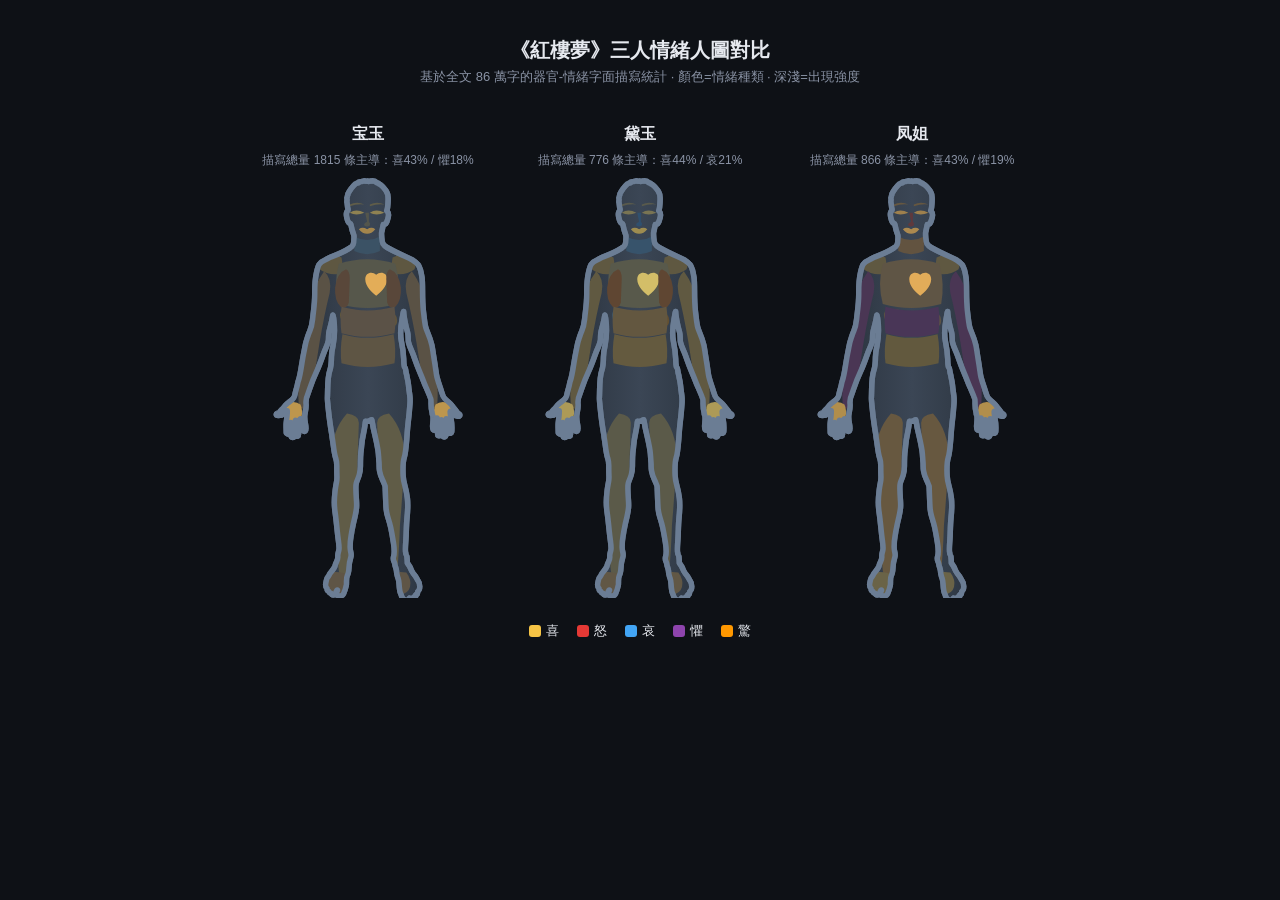
<file: demo_baoyu_daiyu_fengjie.html>
<!DOCTYPE html>
<html lang="zh-Hant">
<head>
<meta charset="UTF-8">
<title>紅樓夢三人情緒人圖對比 — BodyWords</title>
<style>
  body { background:#0e1116; color:#e6e9ef; font-family:"Noto Sans TC","Microsoft JhengHei",sans-serif; margin:0; padding:24px; }
  h1 { font-size:20px; text-align:center; margin-bottom:4px; }
  .sub { text-align:center; color:#8a93a5; font-size:13px; margin-bottom:24px; }
  .row { display:flex; gap:32px; justify-content:center; align-items:flex-start; flex-wrap:wrap; }
  .card { text-align:center; }
  .card h2 { font-size:16px; margin-bottom:6px; }
  .card .stat { font-size:12px; color:#8a93a5; margin-bottom:8px; line-height:1.6; }
  .card svg { height:420px; }
  .legend { display:flex; gap:18px; justify-content:center; margin-top:20px; font-size:13px; }
  .legend span::before { content:""; display:inline-block; width:12px; height:12px; border-radius:3px; margin-right:5px; vertical-align:middle; }
  .l-joy::before { background:#f6c445; } .l-anger::before { background:#e53935; }
  .l-sadness::before { background:#42a5f5; } .l-fear::before { background:#8e44ad; }
  .l-surprise::before { background:#ff9800; }
</style>
</head>
<body>
<h1>《紅樓夢》三人情緒人圖對比</h1>
<div class="sub">基於全文 86 萬字的器官-情緒字面描寫統計 · 顏色=情緒種類 · 深淺=出現強度</div>
<div class="row" id="row"></div>
<div class="legend">
  <span class="l-joy">喜</span><span class="l-anger">怒</span><span class="l-sadness">哀</span>
  <span class="l-fear">懼</span><span class="l-surprise">驚</span>
</div>
<script>
const BODY_PATH = 'M 634.49994,1566.4014 C 630.33034,1564.5314 624.14854,1558.7919 621.07134,1553.9336 C 619.85204,1552.0086 618.04694,1547.5086 617.05994,1543.9336 C 616.07304,1540.3586 614.03854,1534.9586 612.53894,1531.9336 C 609.02904,1524.8532 605.87794,1505.385 604.52694,1482.4336 C 603.62084,1467.0395 603.19034,1464.4417 599.96954,1454.9336 C 598.01334,1449.1586 595.78554,1441.7336 595.01894,1438.4336 C 594.25234,1435.1336 593.18714,1430.6336 592.65184,1428.4336 C 592.11654,1426.2336 591.36174,1420.1586 590.97434,1414.9336 C 590.43904,1407.7131 589.41804,1403.1541 586.71914,1395.9336 C 584.76614,1390.7086 582.85084,1383.5086 582.46284,1379.9336 C 582.02294,1375.8798 580.42374,1370.473 578.21334,1365.5668 C 573.19504,1354.4278 572.73924,1348.5709 576.06274,1337.9336 C 580.82094,1322.7045 580.48084,1300.447 574.95504,1265.4336 C 572.16544,1247.7582 564.31594,1204.1846 561.35414,1189.9336 C 557.19044,1169.8997 555.94274,1165.343 545.56554,1132.2753 C 536.73714,1104.143 536.17614,1098.2481 532.63844,996.43353 L 531.76984,971.43353 L 526.52574,957.94183 C 523.64144,950.52133 519.69244,941.29633 517.75004,937.44183 C 512.21564,926.45923 504.85884,904.36814 502.57874,891.88544 C 501.12294,883.91526 500.49464,876.29806 500.48214,866.46896 C 500.47244,858.74946 500.03374,848.38356 499.50734,843.43356 C 498.98094,838.48356 498.06304,826.55856 497.46744,816.93356 C 496.87184,807.30856 495.52314,793.35856 494.47034,785.93356 C 492.03054,768.72666 481.04194,715.52246 473.50694,684.43356 C 469.93194,669.68306 466.80824,653.75726 465.40184,643.11046 C 464.14334,633.58276 462.63804,625.15816 462.05674,624.38906 C 461.18794,623.23946 459.79054,623.77296 454.20194,627.38766 C 448.72354,630.93116 446.20014,631.91176 441.20194,632.43976 C 437.52914,632.82766 433.86394,632.65866 432.21424,632.02536 C 430.10514,631.21566 429.34004,631.25676 429.06394,632.19476 C 428.86344,632.87606 427.50584,642.43356 426.04724,653.43356 C 424.58854,664.43356 421.85744,680.40856 419.97804,688.93356 C 415.26374,710.31766 409.72514,745.28196 408.53334,761.18216 C 407.98704,768.47046 406.87834,778.93356 406.06954,784.43356 C 404.54354,794.81116 402.46084,842.03216 402.45294,866.43356 C 402.44594,888.00316 401.14764,897.50524 396.09964,912.93354 C 393.67024,920.35853 389.79184,930.93353 387.48104,936.43353 C 385.17024,941.93353 381.97924,951.05073 380.38984,956.69403 C 376.30214,971.20733 376.33984,974.09353 381.52274,1043.5026 C 382.10064,1051.2406 382.57194,1064.2906 382.57024,1072.5026 C 382.56594,1093.393 380.87254,1103.2527 368.49884,1154.4336 C 366.37124,1163.2336 363.88414,1174.4836 362.97184,1179.4336 C 362.05954,1184.3836 360.41304,1192.7086 359.31304,1197.9336 C 358.21304,1203.1586 356.93554,1210.1336 356.47424,1213.4336 C 356.01294,1216.7336 354.72534,1224.3836 353.61304,1230.4336 C 350.87434,1245.3302 348.49994,1272.184 348.49994,1288.2622 C 348.49994,1299.0768 348.95584,1303.2765 351.00774,1311.3655 C 354.73284,1326.0503 355.07464,1332.9785 352.49124,1341.4336 C 344.81504,1366.556 343.46194,1374.0804 342.51074,1396.9336 C 341.79944,1414.0217 341.36364,1417.4849 338.98714,1424.9336 C 337.49554,1429.6086 335.25164,1435.4586 334.00074,1437.9336 C 330.76834,1444.3288 329.30344,1455.2268 329.45694,1471.7382 C 329.53004,1479.6057 329.14884,1487.4807 328.60974,1489.2382 C 328.07064,1490.9957 326.44854,1497.1166 325.00514,1502.8403 C 323.56164,1508.5641 321.46224,1515.0474 320.33964,1517.2478 C 319.21704,1519.4482 317.63854,1523.5402 316.83174,1526.3411 C 316.02494,1529.142 313.76644,1533.7946 311.81284,1536.6804 C 308.79144,1541.1434 307.50474,1542.1517 303.19894,1543.4304 C 292.66044,1546.56 284.02284,1544.7136 279.92184,1538.4547 C 277.61314,1534.9312 278.39334,1524.014 281.37044,1518.1836 C 283.08064,1514.8345 283.23654,1513.9336 282.10634,1513.9336 C 280.39844,1513.9336 274.15574,1524.7682 272.59934,1530.4336 C 271.99494,1532.6336 271.16284,1534.9333 270.75024,1535.5441 C 269.47414,1537.4328 263.74694,1539.9336 260.69754,1539.9336 C 256.56204,1539.9336 251.18364,1536.0105 250.04314,1532.1621 C 249.28664,1529.6095 248.54824,1528.9336 246.51564,1528.9336 C 243.00794,1528.9336 239.56044,1526.3227 237.93664,1522.4364 C 236.98744,1520.1646 235.73454,1519.0305 233.73144,1518.6299 C 230.35874,1517.9554 228.49994,1514.537 228.49994,1509.009 C 228.49994,1506.6557 227.85914,1504.6492 226.83824,1503.806 C 223.86034,1501.3465 220.49994,1492.2255 220.49994,1486.6021 C 220.49994,1480.2541 226.01004,1455.4458 228.20004,1451.9336 C 229.05734,1450.5586 230.79804,1448.3086 232.06804,1446.9336 C 233.33814,1445.5586 236.18764,1440.8336 238.40034,1436.4336 C 240.61304,1432.0336 245.57924,1424.6086 249.43644,1419.9336 C 256.92304,1410.8596 258.87674,1408.1392 265.23634,1397.9336 C 268.00414,1393.492 269.61704,1389.479 270.32964,1385.2614 C 271.02874,1381.1242 273.51234,1374.86 277.86254,1366.2614 C 284.91394,1352.3238 285.55814,1349.2936 284.09734,1336.9336 C 283.31644,1330.3255 283.68994,1328.3085 290.01774,1304.9657 C 292.25764,1296.7028 291.86404,1289.0996 287.55704,1257.4336 C 285.38774,1241.4836 282.66264,1218.7586 281.50134,1206.9336 C 280.34014,1195.1086 278.52904,1177.7836 277.47684,1168.4336 C 276.42464,1159.0836 275.07734,1146.7086 274.48294,1140.9336 C 273.88854,1135.1586 271.78394,1118.9586 269.80614,1104.9336 C 266.55554,1081.8826 266.20004,1077.1766 266.10504,1055.9336 C 266.00324,1033.1656 266.24194,1029.781 270.58454,992.43353 C 271.93364,980.83123 273.83114,969.29223 277.65594,949.43353 C 280.66324,933.81903 280.71654,933.03593 279.86874,916.93353 C 279.39094,907.85854 278.99994,887.15856 278.99994,870.93356 C 278.99994,838.65506 279.53654,842.65346 272.35734,821.43356 C 268.82374,810.98906 264.65364,787.78306 260.45044,755.17236 C 259.33474,746.51606 257.31444,732.84736 255.96094,724.79756 C 254.60734,716.74776 253.49994,708.63386 253.49994,706.76666 C 253.49994,704.89956 252.39894,697.53576 251.05334,690.40276 C 249.70764,683.26966 247.68054,670.68356 246.54854,662.43356 C 245.41664,654.18356 243.81234,642.93356 242.98354,637.43356 C 236.86754,596.84726 228.38144,512.53236 229.93294,507.76676 C 230.17164,507.03346 230.61404,491.58356 230.91614,473.43356 C 231.87244,415.96976 235.07684,386.43606 242.58854,365.85336 C 248.75114,348.96747 250.71004,332.80714 251.00344,296.43356 C 251.19934,272.1349 251.33514,271.1524 259.64194,233.93356 C 265.59414,207.26439 266.89144,193.60813 266.95654,156.93356 C 267.00184,131.35067 265.76734,113.98839 262.40564,92.933558 C 259.20094,72.861418 258.64474,72.578018 256.07994,89.710398 C 254.55084,99.924408 245.65624,136.72958 238.86764,160.93356 C 236.46974,169.483 236.18394,172.28466 236.01074,188.93356 C 235.90494,199.10856 235.31454,209.45856 234.69864,211.93356 C 233.10684,218.33086 223.71044,245.6677 221.46514,250.43356 C 218.20284,257.35825 211.82014,273.09967 208.69274,281.93356 C 194.80264,321.16834 181.76481,354.08779 171.26581,376.43356 C 157.4187,405.90536 150.85375,422.35936 137.55129,460.93356 C 129.04123,485.61086 122.87293,503.07036 121.47646,506.43356 C 121.01972,507.53356 120.41163,510.45856 120.12516,512.93356 C 119.83868,515.40856 119.08304,520.80856 118.44596,524.93356 C 117.75867,529.38356 117.57175,535.48356 117.9863,539.93356 C 119.63803,557.66416 119.90571,554.90906 112.98269,591.43356 C 108.79174,613.54416 108.68942,611.30526 115.54188,647.43356 C 116.58507,652.93356 117.56489,662.53286 117.71927,668.76526 C 117.99973,680.08806 117.99773,680.09896 115.19419,682.51526 C 113.63377,683.86016 111.11383,684.93356 109.51677,684.93356 C 104.6033,684.93356 103.01645,681.57806 100.58916,666.05586 C 99.389161,658.38196 97.534121,649.04986 96.466861,645.31786 C 95.399601,641.58586 93.802221,634.59186 92.917131,629.77566 C 90.970851,619.18516 89.309951,617.17996 85.961871,621.37886 C 84.696011,622.96636 83.416671,625.65316 83.118911,627.34946 C 82.821151,629.04566 82.297231,643.03356 81.954641,658.43356 C 81.085361,697.50916 80.420841,704.46726 77.255971,707.63206 C 74.287261,710.60076 68.769651,710.99556 64.977041,708.51046 C 62.115421,706.63546 61.993551,705.00226 63.553561,689.43356 C 64.352751,681.45776 64.213661,676.43236 62.866441,664.60716 C 61.470451,652.35396 61.379991,648.44906 62.345231,642.10716 C 63.723421,633.05216 63.841011,626.93356 62.636861,626.93356 C 62.162161,626.93356 61.509831,629.74606 61.187231,633.18356 C 60.864631,636.62106 60.113411,643.70856 59.517851,648.93356 C 58.922301,654.15856 58.256561,670.27636 58.038431,684.75076 C 57.714341,706.25746 57.360881,711.49686 56.104781,713.41386 C 53.256541,717.76086 44.616821,717.88346 40.754131,713.63166 C 38.973751,711.67196 38.663941,709.31846 37.897811,691.93356 C 36.821581,667.51196 36.777171,651.12406 37.766851,643.61406 C 38.277631,639.73816 38.194141,638.00456 37.516851,638.42316 C 36.957551,638.76876 36.499951,640.34846 36.499951,641.93356 C 36.499951,643.51866 36.049951,645.09366 35.499951,645.43356 C 34.882371,645.81526 34.499951,654.45466 34.499951,668.02466 C 34.499951,691.37286 33.808161,695.62786 29.650351,697.85306 C 26.009261,699.80176 21.730281,699.11116 18.265731,696.01576 L 14.999951,693.09796 L 14.383661,670.76576 C 14.044711,658.48306 14.166611,645.05856 14.654561,640.93356 C 15.142501,636.80856 16.498161,625.33356 17.667131,615.43356 C 19.930541,596.26466 21.112671,576.93356 20.021461,576.93356 C 19.337301,576.93356 9.2797514,585.56746 2.1655014,592.26206 C -4.9863286,598.99196 -13.588129,601.95666 -25.798829,601.90026 C -34.014529,601.86236 -37.500029,599.95796 -37.500029,595.50706 C -37.500029,593.44656 -36.715229,592.56686 -33.750029,591.30336 C -23.668829,587.00796 -21.500029,585.88086 -21.500029,584.93706 C -21.500029,584.37476 -16.694529,579.08576 -10.821029,573.18376 C -4.9475286,567.28176 1.8352614,559.74846 4.2519514,556.44316 C 12.012571,545.82896 12.776941,544.93356 14.076941,544.93356 C 14.779761,544.93356 16.303691,543.72726 17.463451,542.25286 C 18.623221,540.77846 21.529011,538.19096 23.920761,536.50286 C 34.738901,528.86736 50.443301,514.70696 53.100761,510.19166 C 57.705701,502.36736 59.498901,498.18756 59.518701,495.23186 C 59.535751,492.68656 60.987701,486.72376 66.531101,466.43356 C 67.582941,462.58356 69.357401,456.08456 70.474341,451.99136 C 71.591271,447.89806 73.187671,440.61526 74.021871,435.80716 C 74.856081,430.99916 77.071271,422.83136 78.944511,417.65636 C 84.385181,402.62626 87.228051,388.79566 95.023071,339.43356 C 100.40769,305.33545 103.2983,288.70645 105.97432,276.43356 C 107.29349,270.38356 109.78852,257.33356 111.51884,247.43356 C 114.47171,230.53877 120.11192,208.44075 124.6635,195.93356 C 125.76435,192.90856 128.38133,185.48356 130.47902,179.43356 C 132.57671,173.38356 135.63999,165.50856 137.2863,161.93356 C 145.88964,143.25129 149.31851,129.126 152.45799,99.433558 C 153.62105,88.433558 155.67872,70.433558 157.03058,59.433558 C 163.86739,3.8029426 164.00271,1.8747325 163.7325,-36.066438 C 163.34076,-91.073267 165.04788,-111.08381 173.11676,-146.06643 C 177.76343,-166.21208 182.72695,-181.44638 186.47348,-187.06163 C 193.63654,-197.79746 203.39644,-205.27779 217.58314,-210.90523 C 225.29324,-213.96359 228.69154,-215.69434 238.49994,-221.55827 C 241.52494,-223.36676 248.42214,-226.49126 253.82694,-228.50162 C 277.05234,-237.14042 331.91394,-263.50255 345.99994,-272.79267 C 355.65254,-279.15883 361.85024,-285.26711 364.08594,-290.6179 C 366.25514,-295.80965 368.50464,-311.80214 369.01494,-325.66105 C 369.46244,-337.81191 369.37464,-338.52292 366.63584,-344.92204 C 360.58784,-359.05328 357.29684,-370.68282 354.04954,-389.39798 C 352.38484,-398.99266 351.99464,-400.06644 350.17304,-400.06644 C 349.50824,-400.06644 347.23074,-401.24435 345.11214,-402.68401 C 339.99124,-406.16372 334.59034,-417.79239 331.10834,-432.83518 C 328.11954,-445.74753 327.90314,-450.67769 329.97624,-458.63657 C 331.53694,-464.62879 332.57434,-466.39552 336.31674,-469.435 C 338.31724,-471.0598 338.54024,-471.87967 337.95054,-475.44154 C 337.57504,-477.71023 336.87164,-480.32125 336.38754,-481.24381 C 335.90344,-482.16636 335.01824,-488.69136 334.42044,-495.74381 C 333.82264,-502.79625 332.85544,-509.5594 332.27104,-510.77301 C 331.51784,-512.33716 331.53324,-515.83085 332.32404,-522.77301 C 333.03734,-529.03531 333.08984,-532.68663 332.46974,-532.89977 C 331.22624,-533.32718 331.20574,-536.76659 332.44214,-537.53073 C 332.96044,-537.85101 333.65844,-540.24007 333.99344,-542.83975 C 334.32834,-545.43943 335.02934,-548.34783 335.55124,-549.30287 C 336.07304,-550.25791 336.49994,-552.23314 336.49994,-553.69227 C 336.49994,-555.15141 337.92674,-558.64501 339.67064,-561.45584 C 341.41444,-564.26667 344.29034,-569.1102 346.06134,-572.21924 C 349.01204,-577.39906 357.68294,-588.6167 366.41064,-598.54527 C 370.66794,-603.38833 379.18084,-609.92578 382.24994,-610.70905 C 383.48744,-611.02486 384.49994,-611.7042 384.49994,-612.21869 C 384.49994,-612.73317 385.06244,-613.04948 385.74994,-612.9216 C 386.43744,-612.79372 388.41374,-613.02406 390.14174,-613.43346 C 392.56164,-614.00677 393.17134,-614.60721 392.79494,-616.04634 C 392.38434,-617.61672 393.07704,-618.03043 397.13654,-618.63919 C 399.79314,-619.03758 403.45654,-619.986 405.27734,-620.7468 C 407.09824,-621.50759 409.03794,-621.85201 409.58774,-621.51216 C 410.13764,-621.17232 411.21664,-621.41635 411.98554,-622.05446 C 412.75444,-622.69257 415.54714,-623.28233 418.19174,-623.36504 C 420.83624,-623.44775 423.32054,-623.97604 423.71234,-624.53902 C 424.18154,-625.21323 426.10464,-624.96594 429.34654,-623.81453 C 435.13274,-621.75946 438.17494,-621.59135 438.74294,-623.29528 C 439.04734,-624.2086 439.78994,-624.10645 441.63514,-622.89742 C 443.98104,-621.36034 447.80994,-621.33763 451.49994,-622.83893 C 452.32494,-623.17458 454.34994,-623.55952 455.99994,-623.69435 C 457.64994,-623.82918 460.52634,-624.25351 462.39204,-624.63731 C 464.72174,-625.11659 465.57454,-624.99617 465.11514,-624.25282 C 464.66334,-623.52186 466.36844,-623.17969 470.36734,-623.19882 C 476.71404,-623.22918 480.55704,-621.71736 484.22244,-617.74834 C 485.44474,-616.42473 488.47824,-614.77247 490.96354,-614.07664 C 493.44874,-613.38081 496.49864,-611.80326 497.74104,-610.57096 C 498.98344,-609.33867 502.24994,-607.17858 504.99994,-605.77077 C 513.30194,-601.5207 520.97514,-593.3805 535.82784,-573.06644 C 537.63744,-570.59144 539.69394,-566.99144 540.39784,-565.06644 C 541.10164,-563.14144 542.33544,-560.33326 543.13964,-558.82604 C 545.14774,-555.06219 546.72994,-546.20691 547.20604,-536.06644 C 547.68504,-525.86532 547.71574,-527.17432 546.56064,-508.56644 C 545.38544,-489.63586 543.99474,-479.22809 541.82384,-473.11572 L 540.11704,-468.31017 L 542.78244,-465.14253 C 545.65264,-461.73153 549.49994,-450.71162 549.49994,-445.90157 C 549.49994,-440.81057 544.62354,-420.93495 541.24004,-412.23546 C 539.20684,-407.00752 536.72734,-402.63099 534.58324,-400.48546 C 531.15684,-397.05663 530.52254,-396.8017 525.03834,-396.64893 L 522.07674,-396.56644 L 519.22894,-382.56644 C 515.03804,-361.96343 514.79184,-360.84152 513.74364,-357.56644 C 512.79894,-354.61441 512.90694,-341.0701 513.99724,-325.7829 C 514.83454,-314.04283 518.06404,-299.486 520.90794,-294.63323 C 524.47884,-288.54003 532.80984,-281.28556 542.06074,-276.2138 C 580.80044,-254.975 617.53994,-236.92654 639.99994,-228.10062 C 657.82604,-221.09565 660.92624,-219.54072 673.49994,-211.29805 C 687.96474,-201.81569 699.34604,-192.40631 703.97014,-186.10711 C 712.80774,-174.06787 719.23854,-152.83076 724.57364,-118.06643 C 726.63814,-104.61405 726.81644,-99.66496 727.04114,-49.566438 C 727.27284,2.0979125 728.24954,25.168268 731.43334,54.180488 C 737.10584,105.87224 740.15284,127.49102 743.66064,140.93356 C 746.12884,150.39208 746.55714,151.55803 753.58034,167.93356 C 759.77194,182.37002 772.09364,218.93523 775.48404,232.93356 C 776.61624,237.60856 778.90404,250.65856 780.56784,261.93356 C 782.23174,273.20856 785.35464,293.23356 787.50764,306.43356 C 791.43194,330.49231 794.59404,351.47966 796.54774,366.43356 C 798.58374,382.01696 800.69164,394.29076 802.62434,401.81466 C 804.84824,410.47266 814.97594,442.46826 820.22964,457.43356 C 822.16044,462.93356 825.21844,472.60856 827.02524,478.93356 C 832.89824,499.49276 835.18174,504.52016 841.91944,511.72406 C 845.26374,515.29986 854.68314,524.06716 862.85154,531.20696 C 872.00954,539.21176 878.71844,545.91596 880.35154,548.69466 C 883.52534,554.09496 890.12304,562.56146 896.56994,569.50696 C 899.15994,572.29726 902.23154,576.44726 903.39564,578.72916 C 906.46204,584.73986 910.72494,589.21966 916.99234,593.01816 C 921.86334,595.97036 922.49994,596.73356 922.49994,599.62176 C 922.49994,604.59116 919.14484,606.33946 910.88094,605.67606 C 900.71724,604.86026 892.04874,600.05736 880.74994,588.98186 L 871.49994,579.91456 L 871.49994,586.05876 C 871.49994,592.53016 871.92604,595.59716 876.06704,618.93356 C 880.27804,642.66456 880.45894,644.58166 880.47984,665.71566 C 880.50314,689.16556 879.84904,692.05406 873.95894,694.51516 C 870.65744,695.89456 870.02934,695.86996 866.67294,694.22916 C 861.75654,691.82566 860.87334,688.74576 859.52294,669.29416 C 857.84884,645.18246 857.20804,640.95226 853.88284,632.06446 C 852.57224,628.56156 851.49994,624.17406 851.49994,622.31446 C 851.49994,620.45496 851.04994,618.93356 850.49994,618.93356 C 849.01184,618.93356 849.28934,625.33216 851.07674,632.22986 C 853.07864,639.95536 853.40474,659.28916 851.74994,672.14416 C 851.06244,677.48496 850.49994,687.65676 850.49994,694.74816 C 850.49994,706.95886 850.37334,707.77816 848.10854,710.22186 C 844.98254,713.59496 839.08954,714.74516 835.59844,712.66366 C 830.78934,709.79616 830.50504,708.10826 830.84384,684.43356 C 831.15174,662.92676 830.67614,652.60986 828.54094,634.47676 C 826.80514,619.73446 825.35734,621.54546 826.11924,637.50616 C 826.56624,646.87086 826.41814,652.67556 825.67324,654.98116 C 823.97714,660.23086 822.53304,674.87416 822.18804,690.32126 C 821.89074,703.63826 821.77824,704.28986 819.45064,706.17456 C 816.22924,708.78316 808.85554,707.97586 806.16364,704.71986 C 804.42524,702.61716 804.35764,700.23636 804.89544,660.04676 C 805.44784,618.76936 805.24664,614.93356 802.52854,614.93356 C 802.12904,614.93356 801.72944,618.82406 801.64074,623.57906 C 801.55194,628.33406 800.74084,634.97156 799.83834,638.32906 C 798.93584,641.68656 798.10934,646.68356 798.00174,649.43356 C 797.67384,657.81076 796.35874,670.22526 795.38974,674.09046 C 793.84084,680.26916 786.26694,681.18096 782.16204,675.68276 C 779.43234,672.02666 778.86534,660.21356 780.63804,643.93356 C 782.38204,627.91696 782.38544,607.98116 780.64534,601.18586 C 779.90624,598.29956 779.00874,596.11906 778.65074,596.34006 C 778.29284,596.56116 777.90514,594.53636 777.78924,591.84046 C 777.67334,589.14456 777.12004,585.23636 776.55974,583.15546 C 773.05214,570.12936 771.57064,555.74456 771.78314,536.77836 C 771.98904,518.41126 771.88624,517.22076 769.74994,513.22336 C 768.51244,510.90776 767.49994,508.33496 767.49994,507.50596 C 767.49994,506.03826 760.41764,489.17176 745.15954,454.30226 C 741.03654,444.88006 735.19704,430.70506 732.18284,422.80226 C 729.16864,414.89946 721.66654,396.50856 715.51164,381.93356 C 701.54074,348.85006 698.90164,342.00969 686.96074,307.93356 C 677.37904,280.5901 674.56394,273.35906 668.66304,260.93356 C 665.21664,253.67665 655.53064,227.15461 653.50694,219.43356 C 652.70324,216.36716 652.11334,207.27925 651.98154,195.93356 C 651.78914,179.36576 651.48984,176.44135 649.11554,167.93356 C 643.55034,147.99106 637.36144,121.89627 634.53864,106.47184 C 632.10904,93.195528 628.49994,65.603618 628.49994,60.304748 C 628.49994,59.550588 628.10354,58.933558 627.61914,58.933558 C 627.13464,58.933558 625.98244,63.996058 625.05874,70.183558 C 624.13504,76.371058 621.87604,89.533558 620.03884,99.433558 C 610.52274,150.71066 609.67674,179.3521 616.65644,213.93356 C 625.91734,259.81716 627.31024,270.54056 628.54104,305.43356 C 629.06484,320.28356 629.93414,334.23356 630.47284,336.43356 C 631.01154,338.63356 631.46294,342.33023 631.47614,344.64838 C 631.49344,347.72004 632.00524,349.13359 633.36284,349.86016 C 634.38734,350.40849 635.70744,352.11182 636.29634,353.64534 C 637.42394,356.58146 640.46544,371.32906 640.99624,376.43356 C 641.16774,378.08356 641.98224,381.57106 642.80614,384.18356 C 643.63014,386.79606 644.06814,388.93356 643.77964,388.93356 C 643.49114,388.93356 643.74834,389.52796 644.35134,390.25446 C 644.95424,390.98096 645.41834,392.89346 645.38274,394.50446 C 645.34704,396.11546 645.84424,399.68356 646.48764,402.43356 C 651.14454,422.33846 652.52854,429.94736 653.49064,440.93356 C 654.74214,455.22416 656.11164,466.72316 658.01644,478.93356 C 658.74584,483.60856 660.12374,494.61816 661.07864,503.39946 C 662.60304,517.41696 662.66784,521.56606 661.60964,537.39946 C 659.84074,563.86656 654.82854,616.55276 651.95034,638.93356 C 650.57114,649.65856 648.56994,671.03356 647.50334,686.43356 C 645.22924,719.26546 637.23884,796.27486 634.99374,806.99786 C 634.13744,811.08746 632.59774,817.13356 631.57234,820.43356 C 625.85104,838.84436 623.44044,876.03396 625.41444,915.43353 C 626.52964,937.69033 627.43114,942.76153 634.83614,968.43353 C 639.36454,984.13283 646.03494,1017.9176 647.96574,1034.9336 C 650.66064,1058.6842 649.90324,1097.8022 645.99074,1136.9336 C 644.47424,1152.101 642.83224,1183.2096 641.97914,1212.9336 C 641.70284,1222.5586 641.02234,1236.7336 640.46684,1244.4336 C 637.06814,1291.5444 636.63814,1312.2396 638.92374,1318.7175 C 639.70674,1320.9369 640.12084,1322.9794 639.84384,1323.2564 C 639.56674,1323.5334 640.11234,1324.9386 641.05614,1326.379 C 644.60424,1331.7941 646.55844,1341.9212 647.14514,1357.9336 L 647.71294,1373.4336 L 652.32144,1379.4336 C 657.15984,1385.7331 665.48194,1401.2635 669.46884,1411.4336 C 670.76244,1414.7336 672.42374,1418.144 673.16044,1419.0123 C 673.89714,1419.8806 674.49994,1421.0088 674.49994,1421.5194 C 674.49994,1422.03 676.56124,1424.9196 679.08054,1427.9407 C 685.32524,1435.4292 697.31944,1453.2713 699.64884,1458.5372 C 700.69674,1460.9063 702.60364,1464.1021 703.88634,1465.6391 C 709.99444,1472.958 712.48334,1481.7563 712.45604,1495.9336 C 712.43794,1505.3194 712.14734,1507.0172 709.71784,1511.9336 C 708.16084,1515.0845 705.93214,1517.9509 704.49994,1518.6448 C 701.76294,1519.9709 700.80144,1522.8289 700.61824,1530.1836 C 700.47374,1535.9856 697.68314,1539.4474 693.91334,1538.5012 C 691.64264,1537.9313 691.49994,1538.1495 691.49994,1542.192 C 691.49994,1548.2499 689.35384,1550.9336 684.50964,1550.9336 C 681.03584,1550.9336 680.59994,1551.2161 680.31634,1553.6513 C 679.57694,1560.0021 666.03364,1563.6625 660.94894,1558.8857 L 658.76914,1556.8378 L 658.18194,1559.7735 C 657.02674,1565.5496 641.98644,1569.759 634.49994,1566.4014 z';
const BODY_TX = 27.36, BODY_TY = 133.98, BODY_S = 0.20957;

const CHARS = {"宝玉": {"face": {"joy": 135, "surprise": 24, "sadness": 39, "fear": 43, "anger": 53}, "mouth": {"joy": 109, "surprise": 19, "fear": 40, "anger": 35, "sadness": 28}, "heart": {"joy": 208, "surprise": 55, "sadness": 106, "fear": 118, "anger": 71}, "eyes": {"joy": 89, "sadness": 39, "fear": 34, "anger": 29, "surprise": 16}, "brows": {"joy": 16, "sadness": 7, "fear": 4, "surprise": 4, "anger": 1}, "leg": {"joy": 13, "sadness": 4, "anger": 3, "fear": 1}, "chest": {"joy": 5, "sadness": 4, "anger": 3, "fear": 4, "surprise": 2}, "hand": {"fear": 44, "joy": 143, "surprise": 19, "anger": 40, "sadness": 34}, "ears": {"anger": 7, "joy": 15, "fear": 5, "surprise": 2, "sadness": 3}, "waist": {"fear": 2, "joy": 6, "anger": 1, "surprise": 1}, "back": {"fear": 9, "joy": 17, "surprise": 4, "sadness": 5, "anger": 6}, "stomach": {"sadness": 1, "fear": 2, "joy": 1, "anger": 1}, "foot": {"sadness": 5, "fear": 6, "joy": 10, "surprise": 2, "anger": 4}, "belly": {"fear": 4, "joy": 5, "anger": 2, "sadness": 2}, "shoulder": {"joy": 1}, "neck": {"joy": 3, "sadness": 4, "fear": 1, "anger": 1}, "arm": {"joy": 2, "fear": 1, "anger": 1, "surprise": 1, "sadness": 1}, "lungs": {"surprise": 1, "fear": 1, "joy": 1}, "liver": {"joy": 3, "surprise": 2, "fear": 2, "anger": 2, "sadness": 1}, "nose": {"joy": 2, "sadness": 2, "fear": 1, "anger": 2}, "spleen": {"fear": 2, "anger": 1, "joy": 3, "surprise": 3, "sadness": 1}}, "黛玉": {"face": {"fear": 18, "joy": 53, "sadness": 17, "anger": 12, "surprise": 8}, "brows": {"fear": 3, "joy": 5, "sadness": 4, "surprise": 2, "anger": 1}, "heart": {"fear": 48, "joy": 97, "sadness": 63, "surprise": 22, "anger": 25}, "hand": {"fear": 14, "joy": 63, "sadness": 26, "surprise": 8, "anger": 14}, "liver": {"sadness": 3, "joy": 1, "surprise": 1, "anger": 1}, "foot": {"fear": 2, "anger": 1, "joy": 5}, "eyes": {"joy": 29, "surprise": 9, "anger": 12, "sadness": 20, "fear": 12}, "mouth": {"joy": 50, "anger": 8, "fear": 13, "surprise": 11, "sadness": 15}, "back": {"joy": 10, "fear": 2, "sadness": 3, "surprise": 2, "anger": 3}, "ears": {"joy": 6, "surprise": 1, "fear": 1, "anger": 1, "sadness": 2}, "leg": {"joy": 4, "sadness": 2, "fear": 2, "surprise": 1}, "belly": {"anger": 1, "joy": 4, "sadness": 1}, "shoulder": {"joy": 1}, "waist": {"joy": 4, "surprise": 1, "sadness": 1, "anger": 1}, "arm": {"joy": 2}, "lungs": {"surprise": 1, "anger": 1}, "neck": {"sadness": 3, "joy": 1, "fear": 1, "anger": 1}, "chest": {"joy": 4, "sadness": 3, "fear": 1, "anger": 1, "surprise": 1}, "spleen": {"surprise": 2, "joy": 1}, "nose": {"sadness": 1}, "stomach": {"fear": 1, "anger": 1}}, "凤姐": {"hand": {"joy": 57, "anger": 14, "fear": 19, "sadness": 16, "surprise": 3}, "eyes": {"anger": 20, "joy": 46, "fear": 21, "sadness": 20, "surprise": 5}, "mouth": {"anger": 24, "joy": 56, "fear": 27, "sadness": 18, "surprise": 5}, "heart": {"anger": 44, "joy": 94, "fear": 57, "sadness": 39, "surprise": 12}, "leg": {"anger": 3, "joy": 7, "fear": 2}, "back": {"anger": 6, "joy": 10, "fear": 5, "surprise": 1, "sadness": 3}, "face": {"anger": 29, "joy": 62, "fear": 21, "sadness": 24, "surprise": 1}, "brows": {"fear": 1, "joy": 6, "anger": 3, "sadness": 1}, "foot": {"joy": 12, "sadness": 3, "anger": 3, "fear": 3}, "chest": {"fear": 2, "joy": 4, "anger": 1, "sadness": 1}, "spleen": {"joy": 2, "fear": 1, "anger": 1}, "neck": {"joy": 4, "anger": 3, "sadness": 2, "fear": 1}, "ears": {"joy": 5, "anger": 3, "fear": 2, "sadness": 3}, "arm": {"joy": 1, "fear": 2, "anger": 2, "sadness": 1}, "liver": {"joy": 2, "surprise": 1}, "waist": {"joy": 3, "surprise": 1}, "belly": {"anger": 1, "fear": 2, "sadness": 1, "joy": 1}, "shoulder": {"joy": 1}, "nose": {"anger": 3, "joy": 1, "sadness": 1, "fear": 1}, "stomach": {"fear": 1, "anger": 1, "joy": 1}}};
const EMOTION_COLOR = { joy:"#f6c445", anger:"#e53935", sadness:"#42a5f5", fear:"#8e44ad", surprise:"#ff9800" };
const EMOTION_ZH = { joy:"喜", anger:"怒", sadness:"哀", fear:"懼", surprise:"驚" };
const ORGAN_ZH = { head:"頭", face:"臉", eyes:"眼", brows:"眉", mouth:"嘴", forehead:"額", ears:"耳", nose:"鼻",
  neck:"頸", shoulder:"肩", chest:"胸", heart:"心", lungs:"肺", liver:"肝", spleen:"脾", kidney:"腎",
  stomach:"胃", intestines:"腸", brain:"腦", belly:"腹", back:"背", waist:"腰", arm:"臂", hand:"手",
  leg:"腿", foot:"腳", skin:"膚" };

function bodySVG(uid) {
  return `<svg viewBox="0 0 240 460" xmlns="http://www.w3.org/2000/svg" width="240" height="460">
  <defs>
    <linearGradient id="skin${uid}" x1="0" y1="0" x2="1" y2="0">
      <stop offset="0%" stop-color="#20262f"/><stop offset="30%" stop-color="#333d4a"/>
      <stop offset="50%" stop-color="#3b4655"/><stop offset="70%" stop-color="#333d4a"/>
      <stop offset="100%" stop-color="#20262f"/>
    </linearGradient>
    <clipPath id="bodyClip${uid}" transform="translate(${BODY_TX},${BODY_TY}) scale(${BODY_S})">
      <path d="${BODY_PATH}"/>
    </clipPath>
  </defs>
  <g transform="translate(${BODY_TX},${BODY_TY}) scale(${BODY_S})">
    <path d="${BODY_PATH}" fill="url(#skin${uid})" stroke="#5f7086" stroke-width="${(6/BODY_S).toFixed(1)}" stroke-linejoin="round"/>
  </g>
  <g clip-path="url(#bodyClip${uid})" id="organs${uid}">
    <path class="organ" data-organ="head" d="M92 4 Q119 -6 146 4 Q152 30 146 56 Q133 74 119 74 Q105 74 92 56 Q86 30 92 4 Z"/>
    <path class="organ" data-organ="forehead" d="M98 8 Q119 2 140 8 Q142 16 140 24 Q119 18 98 24 Q96 16 98 8 Z"/>
    <path class="organ" data-organ="brows" d="M100 29 Q108 25 116 29 Q108 28 100 31 Z"/>
    <path class="organ" data-organ="brows" d="M122 29 Q130 25 138 29 Q130 28 122 31 Z"/>
    <path class="organ" data-organ="eyes" d="M100 38 Q107 33 116 38 Q107 42 100 38 Z"/>
    <path class="organ" data-organ="eyes" d="M122 38 Q129 33 138 38 Q129 42 122 38 Z"/>
    <path class="organ" data-organ="ears" d="M93 32 Q90 38 92 46 Q94 52 97 50 Q95 42 96 34 Z"/>
    <path class="organ" data-organ="ears" d="M145 32 Q148 38 146 46 Q144 52 141 50 Q143 42 142 34 Z"/>
    <path class="organ" data-organ="nose" d="M117 38 L119 48 Q115 50 116 52 Q119 54 122 52 Q123 50 121 48 L121 38 Z"/>
    <path class="organ" data-organ="mouth" d="M110 56 Q114 53 119 56 Q124 53 128 56 Q124 61 119 61 Q114 61 110 56 Z"/>
    <path class="organ" data-organ="neck" d="M105 64 L105 80 Q119 87 133 80 L133 64 Q119 72 105 64 Z"/>
    <path class="organ" data-organ="shoulder" d="M66 86 Q78 80 91 87 Q93 96 90 105 Q76 107 67 100 Q64 92 66 86 Z"/>
    <path class="organ" data-organ="shoulder" d="M172 86 Q160 80 147 87 Q145 96 148 105 Q162 107 171 100 Q174 92 172 86 Z"/>
    <path class="organ" data-organ="chest" d="M88 94 Q119 84 150 94 Q156 116 152 138 Q119 147 88 138 Q82 116 88 94 Z"/>
    <path class="organ" data-organ="heart" d="M129 106 C 125 102 117 103 117 111 C 117 119 125 126 129 129 C 133 126 141 119 141 111 C 141 103 133 102 129 106 Z"/>
    <path class="organ" data-organ="brain" d="M102 10 Q110 4 119 6 Q128 4 136 10 Q141 16 138 24 Q132 30 119 28 Q106 30 100 24 Q97 16 102 10 Z"/>
    <path class="organ" data-organ="lungs" d="M96 100 Q86 104 84 120 Q83 134 90 141 Q97 144 99 136 L100 110 Q100 102 96 100 Z"/>
    <path class="organ" data-organ="lungs" d="M144 100 Q154 104 156 120 Q157 134 150 141 Q143 144 141 136 L140 110 Q140 102 144 100 Z"/>
    <path class="organ" data-organ="liver" d="M92 144 Q104 142 114 148 Q116 156 108 160 Q96 160 90 154 Q88 148 92 144 Z"/>
    <path class="organ" data-organ="stomach" d="M126 146 Q138 144 142 152 Q144 162 134 164 Q124 164 122 156 Q122 148 126 146 Z"/>
    <path class="organ" data-organ="spleen" d="M144 148 Q152 148 152 156 Q152 164 144 162 Q140 158 142 150 Z"/>
    <path class="organ" data-organ="kidney" d="M96 168 Q92 172 94 180 Q96 186 102 184 Q106 180 104 172 Q102 166 96 168 Z"/>
    <path class="organ" data-organ="kidney" d="M144 168 Q148 172 146 180 Q144 186 138 184 Q134 180 136 172 Q138 166 144 168 Z"/>
    <path class="organ" data-organ="intestines" d="M96 176 Q92 186 98 194 Q104 200 112 196 Q118 192 116 186 Q114 182 108 184 Q104 186 106 190 M112 196 Q120 202 130 198 Q140 194 138 186 Q136 180 130 182 Q126 184 128 190 M130 198 Q136 204 132 210 Q126 214 118 210 Q112 206 116 200" fill="none" stroke-width="4" stroke-linecap="round"/>
    <path class="organ" data-organ="belly" d="M91 141 Q119 149 149 141 Q151 156 149 170 Q119 178 91 170 Q89 156 91 141 Z"/>
    <path class="organ" data-organ="waist" d="M92 171 Q119 179 148 171 Q151 188 149 203 Q119 211 91 203 Q89 188 92 171 Z"/>
    <path class="organ" data-organ="arm" d="M72 102 Q60 118 54 145 Q48 175 45 208 Q43 232 44 246 Q45 254 51 253 Q57 251 58 240 Q62 210 67 180 Q72 150 78 126 Q81 110 72 102 Z"/>
    <path class="organ" data-organ="arm" d="M168 102 Q180 118 186 145 Q192 175 195 208 Q197 232 196 246 Q195 254 189 253 Q183 251 182 240 Q178 210 173 180 Q168 150 162 126 Q159 110 168 102 Z"/>
    <path class="organ" data-organ="hand" d="M30 247 Q26 256 28 264 Q31 272 38 272 Q45 271 47 263 Q49 254 46 248 Q40 243 30 247 Z"/>
    <path class="organ" data-organ="hand" d="M210 247 Q214 256 212 264 Q209 272 202 272 Q195 271 193 263 Q191 254 194 248 Q200 243 210 247 Z"/>
    <path class="organ" data-organ="leg" d="M97 258 Q79 278 80 310 Q82 345 85 380 Q86 410 88 430 Q90 442 97 442 Q104 442 106 430 Q108 395 108 355 Q108 310 110 268 Q110 260 97 258 Z"/>
    <path class="organ" data-organ="leg" d="M143 258 Q161 278 160 310 Q158 345 155 380 Q154 410 152 430 Q150 442 143 442 Q136 442 134 430 Q132 395 132 355 Q132 310 130 268 Q130 260 143 258 Z"/>
    <path class="organ" data-organ="foot" d="M78 432 Q72 440 74 448 Q76 455 84 456 Q92 456 98 452 Q101 446 100 436 Q92 430 78 432 Z"/>
    <path class="organ" data-organ="foot" d="M162 432 Q168 440 166 448 Q164 455 156 456 Q148 456 142 452 Q139 446 140 436 Q148 430 162 432 Z"/>
  </g>
  <g transform="translate(${BODY_TX},${BODY_TY}) scale(${BODY_S})">
    <path d="${BODY_PATH}" fill="none" stroke="#6b7d94" stroke-width="${(6/BODY_S).toFixed(1)}" stroke-linejoin="round"/>
  </g>
</svg>`;
}

function mixHex(a, b, w) {
  const pa = [1,3,5].map(i => parseInt(a.substr(i,2),16));
  const pb = [1,3,5].map(i => parseInt(b.substr(i,2),16));
  return "#" + pa.map((v,i) => Math.round(v*(1-w)+pb[i]*w).toString(16).padStart(2,"0")).join("");
}
function shade(hex, intensity) { return mixHex("#2a323f", hex, intensity); }

function render() {
  const row = document.getElementById("row");
  for (const [name, data] of Object.entries(CHARS)) {
    const total = Object.values(data).flatMap(d => Object.values(d)).reduce((a,b)=>a+b,0);
    const uid = "u" + name;
    const card = document.createElement("div");
    card.className = "card";
    card.innerHTML = `<h2>${name}</h2><div class="stat">描寫總量 ${total} 條</div><div id="w${uid}"></div>`;
    row.appendChild(card);
    document.getElementById("w" + uid).innerHTML = bodySVG(uid);
    const wrap = document.getElementById("w" + uid);
    const maxVal = Math.max(1, ...Object.values(data).flatMap(d => Object.values(d)));
    wrap.querySelectorAll(".organ").forEach(el => {
      const d = data[el.dataset.organ];
      if (!d) { el.style.fill = "transparent"; return; }
      const entries = Object.entries(d).sort((a,b) => b[1]-a[1]);
      const [emo, cnt] = entries[0];
      const intensity = Math.min(1, 0.25 + 0.75 * (cnt / maxVal));
      let color = EMOTION_COLOR[emo];
      if (entries.length > 1) {
        const [e2, c2] = entries[1];
        color = mixHex(color, EMOTION_COLOR[e2], (c2/(cnt+c2))*0.5);
      }
      if (el.tagName === "path" && el.getAttribute("fill") === "none") el.style.stroke = shade(color, intensity);
      else el.style.fill = shade(color, intensity);
      el.dataset.tip = `${ORGAN_ZH[el.dataset.organ]}: ${entries.map(([e,c])=>EMOTION_ZH[e]+"×"+c).join(" ")}`;
      el.addEventListener("mouseenter", () => { document.querySelector(".sub").textContent = el.dataset.tip; });
    });
    // 情緒結構小結
    const emoTotal = {};
    Object.values(data).forEach(d => Object.entries(d).forEach(([e,c]) => emoTotal[e] = (emoTotal[e]||0)+c));
    const top = Object.entries(emoTotal).sort((a,b)=>b[1]-a[1]).slice(0,2)
      .map(([e,c]) => EMOTION_ZH[e] + Math.round(c/total*100) + "%").join(" / ");
    const stat = card.querySelector(".stat");
    stat.innerHTML += `主導：${top}`;
  }
}
render();
</script>
</body>
</html>
</file>
